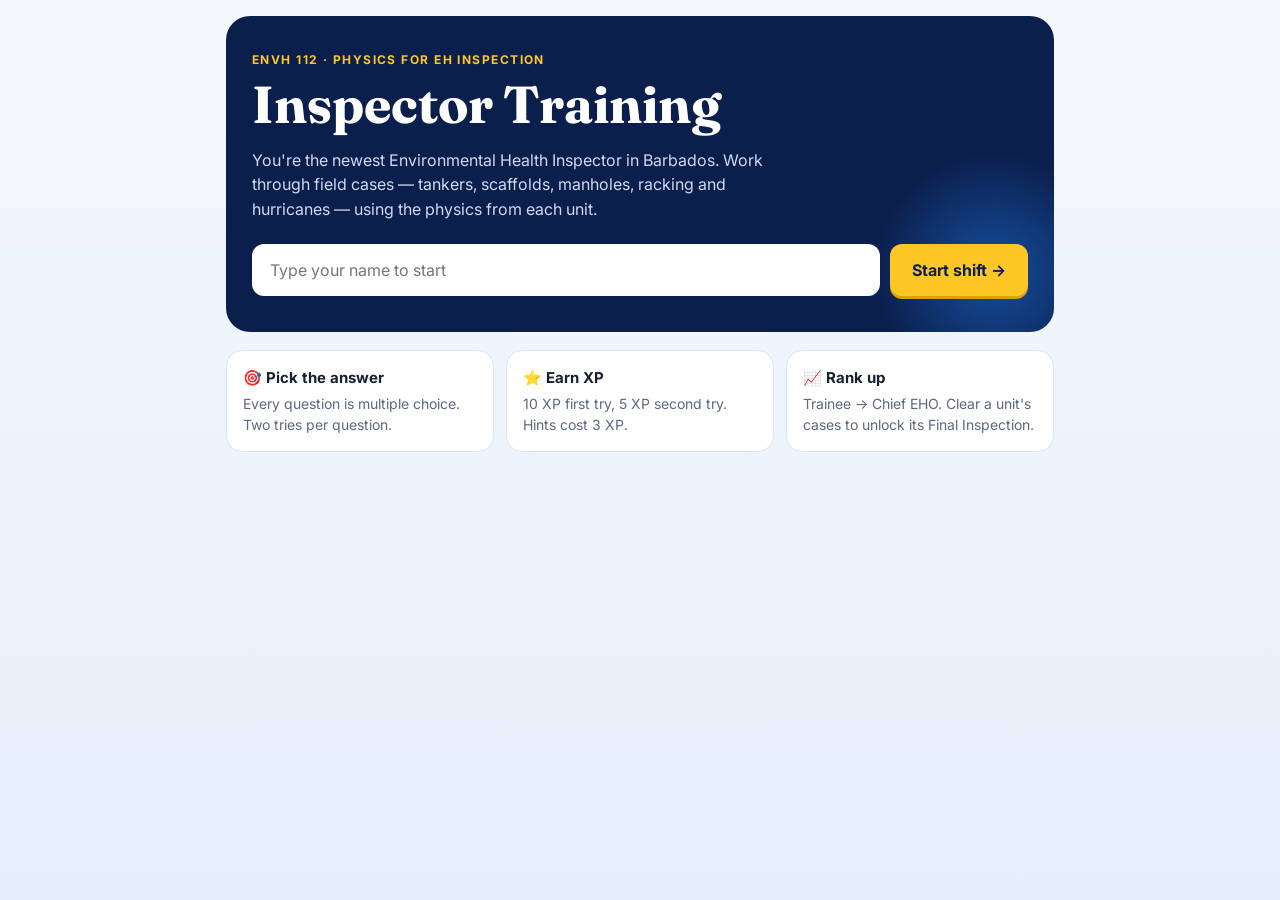
<file: index.html>
<!DOCTYPE html>
<html lang="en">
<head>
<meta charset="UTF-8">
<meta name="viewport" content="width=device-width, initial-scale=1">
<title>Inspector Training · ENVH 112</title>
<link rel="preconnect" href="https://fonts.googleapis.com">
<link href="https://fonts.googleapis.com/css2?family=Fraunces:opsz,wght@9..144,600;9..144,800&family=Inter:wght@400;500;600;700&display=swap" rel="stylesheet">
<link rel="stylesheet" href="style.css">
</head>
<body>
<div id="app"></div>
<div id="toast" class="toast"></div>
<script src="config.js"></script>
<script src="questions.js"></script>
<script src="questions-u2.js"></script>
<script src="game.js"></script>
</body>
</html>
</file>
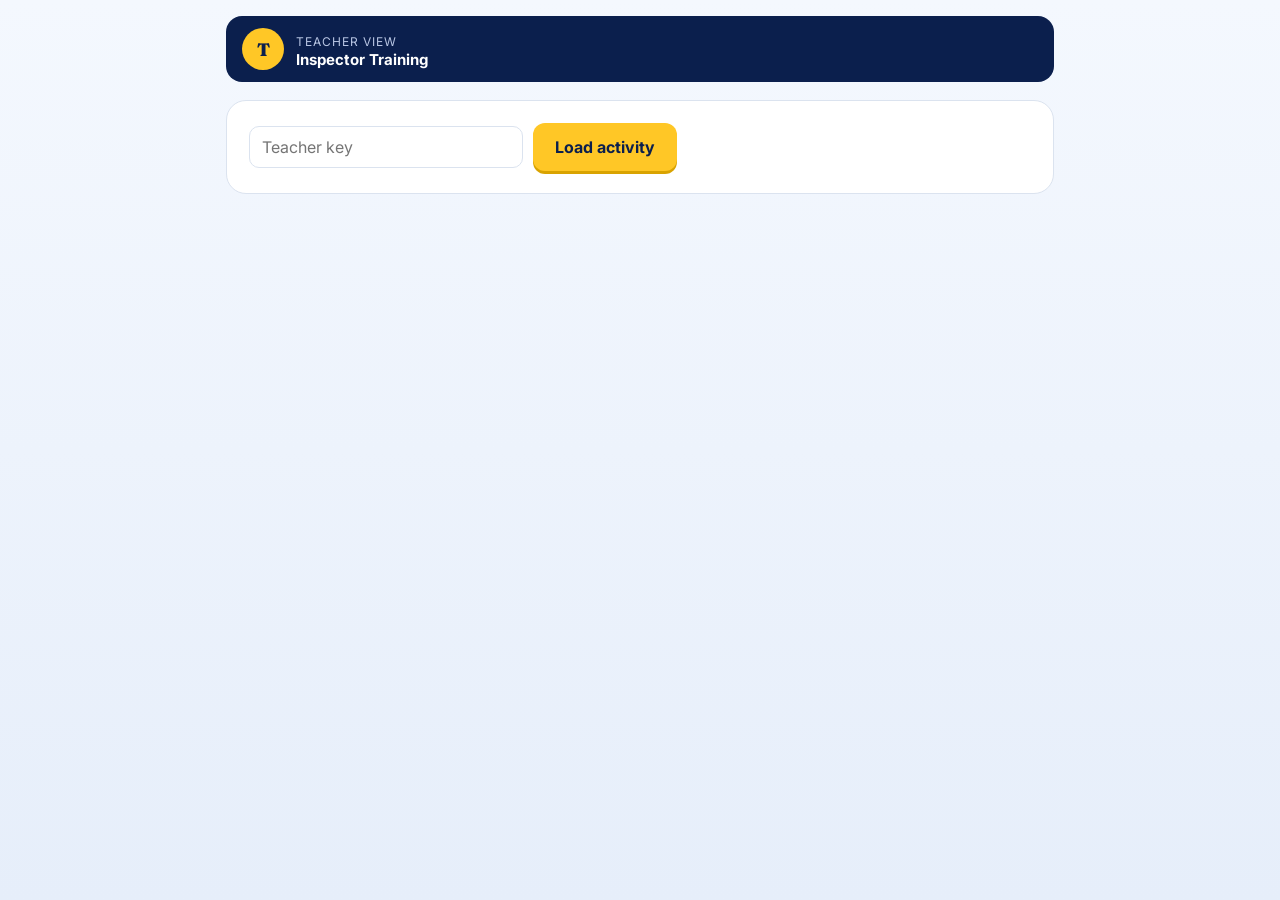
<file: teacher.html>
<!DOCTYPE html>
<html lang="en">
<head>
<meta charset="UTF-8">
<meta name="viewport" content="width=device-width, initial-scale=1">
<meta name="robots" content="noindex">
<title>Teacher view · Inspector Training</title>
<link href="https://fonts.googleapis.com/css2?family=Fraunces:opsz,wght@9..144,600;9..144,800&family=Inter:wght@400;500;600;700&display=swap" rel="stylesheet">
<link rel="stylesheet" href="style.css">
<style>
  .tiles{display:grid;grid-template-columns:repeat(auto-fit,minmax(150px,1fr));gap:10px;margin:14px 0}
  .tile{background:#fff;border:1px solid var(--line);border-radius:14px;padding:14px}
  .tile b{display:block;font-family:Fraunces,serif;font-size:26px}
  .tile span{font-size:12px;color:var(--muted)}
  table{width:100%;border-collapse:collapse;font-size:14px}
  th,td{text-align:left;padding:8px 6px;border-bottom:1px solid var(--line);vertical-align:top}
  th{font-size:12px;color:var(--muted);text-transform:uppercase;letter-spacing:.06em}
  .bar{height:8px;background:var(--line);border-radius:9px;overflow:hidden;min-width:80px}
  .bar i{display:block;height:100%}
  .panel{margin-bottom:14px}
  .panel h3{font-size:18px;margin-bottom:10px}
  .ctl{display:flex;gap:10px;flex-wrap:wrap;align-items:center}
  .ctl input,.ctl select{padding:10px 12px;border-radius:10px;border:1px solid var(--line);font:inherit}
  .ok{color:var(--ok);font-weight:600}.bad{color:var(--bad);font-weight:600}
  .muted{color:var(--muted);font-size:13px}
  .scroll{max-height:420px;overflow:auto}
</style>
</head>
<body>
<div id="app">
  <div class="topbar"><div class="badge">T</div><div class="who"><span>Teacher view</span><b>Inspector Training</b></div></div>
  <div class="panel ctl" id="ctl">
    <input id="key" placeholder="Teacher key" type="password">
    <button class="btn" id="load">Load activity</button>
    <select id="student" style="display:none"></select>
    <span class="muted" id="status"></span>
  </div>
  <div id="out"></div>
</div>
<script src="config.js"></script>
<script src="questions.js"></script>
<script src="questions-u2.js"></script>
<script>
const $ = id => document.getElementById(id);
const esc = s => String(s ?? "").replace(/[&<>"']/g, c => ({"&":"&amp;","<":"&lt;",">":"&gt;",'"':"&quot;","'":"&#39;"}[c]));
let ROWS = [];
$("key").value = localStorage.getItem("fi.teacherKey") || "";

$("load").onclick = async () => {
  if (!LOG_URL) { $("status").textContent = "Set LOG_URL in config.js first."; return; }
  const key = $("key").value.trim();
  localStorage.setItem("fi.teacherKey", key);
  $("status").textContent = "Loading…";
  try {
    const r = await fetch(LOG_URL + "?key=" + encodeURIComponent(key));
    const j = await r.json();
    if (!j.ok) throw new Error(j.error);
    ROWS = j.rows;
    const names = [...new Set(ROWS.map(r => r.student).filter(Boolean))];
    $("student").innerHTML = names.map(n => `<option>${esc(n)}</option>`).join("");
    $("student").style.display = names.length ? "" : "none";
    $("status").textContent = `${ROWS.length} events · updated ${new Date().toLocaleTimeString()}`;
    render();
  } catch (e) { $("status").textContent = "Couldn't load: " + e.message; }
};
$("student").onchange = render;

function fmtDur(s){ s=Math.round(s); const h=Math.floor(s/3600), m=Math.floor(s%3600/60); return h?`${h}h ${m}m`:`${m}m`; }
function color(p){ return p>=.9?"var(--ok)":p>=.7?"var(--gold-d)":"var(--bad)"; }

function render() {
  const who = $("student").value;
  const R = ROWS.filter(r => r.student === who);
  const ans = R.filter(r => r.event === "answer");
  const first = ans.filter(r => +r.attempt === 1);
  const firstOk = first.filter(r => +r.isCorrect === 1).length;
  const hints = R.filter(r => r.event === "hint").length;
  const sessions = new Set(R.map(r => r.session)).size;
  const timeOn = ans.reduce((n, r) => n + (+r.timeSec || 0), 0);
  const last = R.length ? new Date(R[R.length - 1].serverTime) : null;
  const xp = R.length ? Math.max(...R.map(r => +r.xp || 0)) : 0;

  // per case
  const caseRows = UNITS.flatMap(u => u.cases.map(c => ({ c, u }))).map(({ c, u }) => {
    const f = first.filter(r => r.qid.startsWith(c.id + "q")); // includes final-inspection answers
    const ok = f.filter(r => +r.isCorrect === 1).length;
    const done = R.some(r => r.event === "case_complete" && r.caseId === c.id);
    return { c, u, n: f.length, p: f.length ? ok / f.length : null, done };
  });

  // most missed
  const miss = {};
  ans.filter(r => +r.isCorrect === 0).forEach(r => {
    const m = miss[r.qid] ||= { q: r.question, n: 0, picks: {} , correct: r.correct};
    m.n++; m.picks[r.chosen] = (m.picks[r.chosen] || 0) + 1;
  });
  const missed = Object.values(miss).sort((a, b) => b.n - a.n).slice(0, 12);

  $("out").innerHTML = `
  <div class="tiles">
    <div class="tile"><b>${first.length ? Math.round(firstOk / first.length * 100) : 0}%</b><span>First-try accuracy</span></div>
    <div class="tile"><b>${first.length}</b><span>Questions attempted</span></div>
    <div class="tile"><b>${caseRows.filter(x => x.done).length}/${caseRows.length}</b><span>Cases closed</span></div>
    <div class="tile"><b>${xp}</b><span>XP</span></div>
    <div class="tile"><b>${hints}</b><span>Hints used</span></div>
    <div class="tile"><b>${fmtDur(timeOn)}</b><span>Time answering · ${sessions} sessions</span></div>
  </div>
  <p class="muted">Last active: ${last ? last.toLocaleString() : "—"}</p>

  <div class="panel"><h3>By topic (first try)</h3><table>
    <tr><th>Case</th><th>Answered</th><th>Accuracy</th><th></th></tr>
    ${UNITS.map(u => {
      const rows = caseRows.filter(x => x.u === u), a = rows.reduce((n, x) => n + x.n, 0);
      const ok = rows.reduce((n, x) => n + (x.p || 0) * x.n, 0);
      return `<tr><th colspan="4" style="padding-top:16px;color:var(--ink)">${u.icon} ${u.name} · ${u.title}
        <span class="muted" style="text-transform:none;letter-spacing:0">— ${a ? Math.round(ok / a * 100) + "% first try over " + a + " questions" : "not started"}</span></th></tr>` +
      rows.map(x => `<tr><td>${x.c.icon} ${esc(x.c.title)}<div class="muted">${esc(x.c.outcome)}</div></td>
      <td>${x.n}</td><td>${x.p === null ? "—" : Math.round(x.p * 100) + "%"}</td>
      <td style="width:30%"><div class="bar"><i style="width:${(x.p || 0) * 100}%;background:${color(x.p || 0)}"></i></div></td></tr>`).join("");
    }).join("")}
  </table></div>

  <div class="panel"><h3>Where she's going wrong</h3>
    ${missed.length ? `<table><tr><th>Question</th><th>Wrong</th><th>What she picked</th></tr>
    ${missed.map(m => `<tr><td>${esc(m.q)}<div class="muted">✔ ${esc(m.correct)}</div></td><td class="bad">${m.n}×</td>
      <td>${Object.entries(m.picks).map(([k, v]) => `${esc(k)} <span class="muted">(${v})</span>`).join("<br>")}</td></tr>`).join("")}</table>`
      : `<p class="muted">No wrong answers yet.</p>`}
  </div>

  <div class="panel"><h3>Activity timeline</h3><div class="scroll"><table>
    <tr><th>When</th><th>Event</th><th>Detail</th></tr>
    ${R.slice().reverse().slice(0, 300).map(r => `<tr><td class="muted">${new Date(r.serverTime).toLocaleString()}</td>
      <td>${esc(r.event)}</td><td>${r.event === "answer"
        ? `<span class="${+r.isCorrect ? "ok" : "bad"}">${+r.isCorrect ? "✔" : "✘"}</span> ${esc(r.question)}<div class="muted">picked “${esc(r.chosen)}” · try ${r.attempt}${+r.hint ? " · hint" : ""} · ${r.timeSec}s</div>`
        : esc([r.caseTitle, r.detail].filter(Boolean).join(" — "))}</td></tr>`).join("")}
  </table></div></div>`;
}
</script>
</body>
</html>
</file>
<file: style.css>
:root{
  --navy:#0b1f4d; --blue:#00267f; --sea:#1d6fd6; --sky:#e9f1fc;
  --gold:#ffc726; --gold-d:#d9a300; --ink:#152033; --muted:#5b6880;
  --ok:#16a34a; --ok-bg:#e8f7ee; --bad:#dc2626; --bad-bg:#fdecec;
  --card:#ffffff; --line:#dbe3ef; --radius:16px;
}
*{box-sizing:border-box}
html,body{margin:0;padding:0}
body{
  font-family:Inter,system-ui,sans-serif;color:var(--ink);
  background:linear-gradient(180deg,#f4f8fe 0%,#e6eefa 100%);min-height:100vh;
}
h1,h2,h3{font-family:Fraunces,Georgia,serif;margin:0}
button{font:inherit;cursor:pointer;border:0}
#app{max-width:860px;margin:0 auto;padding:16px 16px 60px}

/* top bar */
.topbar{display:flex;align-items:center;gap:12px;background:var(--navy);color:#fff;
  border-radius:var(--radius);padding:12px 16px;margin-bottom:18px;flex-wrap:wrap}
.badge{width:42px;height:42px;border-radius:50%;background:var(--gold);color:var(--navy);
  display:grid;place-items:center;font-weight:800;font-family:Fraunces,serif;font-size:18px;flex:none}
.who{flex:1;min-width:140px}
.who b{display:block;font-size:15px}
.who span{font-size:12px;color:#b9c6e4;text-transform:uppercase;letter-spacing:.08em}
.xpwrap{flex:1 1 200px}
.xpbar{height:10px;border-radius:99px;background:#24366b;overflow:hidden}
.xpbar i{display:block;height:100%;background:var(--gold);transition:width .6s}
.xptext{font-size:12px;color:#b9c6e4;margin-top:4px;display:flex;justify-content:space-between}
.iconbtn{background:#24366b;color:#fff;border-radius:10px;padding:8px 12px;font-size:13px}

/* welcome */
.hero{background:var(--navy);color:#fff;border-radius:24px;padding:36px 26px;position:relative;overflow:hidden}
.hero:after{content:"";position:absolute;right:-60px;bottom:-60px;width:240px;height:240px;border-radius:50%;
  background:radial-gradient(circle,var(--sea) 0%,transparent 70%);opacity:.6}
.hero .kicker{color:var(--gold);font-weight:700;letter-spacing:.12em;font-size:12px;text-transform:uppercase}
.hero h1{font-size:clamp(32px,7vw,52px);line-height:1.05;margin:10px 0 12px}
.hero p{color:#cfdaf2;max-width:520px;line-height:1.55}
.namebox{margin-top:22px;display:flex;gap:10px;flex-wrap:wrap;position:relative;z-index:1}
.namebox input{flex:1 1 220px;padding:14px 16px;border-radius:12px;border:2px solid transparent;font:inherit;font-size:16px}
.namebox input:focus{outline:none;border-color:var(--gold)}
.btn{background:var(--gold);color:var(--navy);font-weight:700;padding:14px 22px;border-radius:12px;
  box-shadow:0 3px 0 var(--gold-d);transition:transform .08s}
.btn:active{transform:translateY(2px);box-shadow:0 1px 0 var(--gold-d)}
.btn.secondary{background:#fff;color:var(--navy);box-shadow:0 3px 0 var(--line)}
.btn:disabled{opacity:.5;cursor:not-allowed}
.howto{display:grid;grid-template-columns:repeat(auto-fit,minmax(180px,1fr));gap:12px;margin-top:18px}
.howto div{background:var(--card);border-radius:var(--radius);padding:16px;border:1px solid var(--line);font-size:14px;color:var(--muted);line-height:1.5}
.howto b{display:block;color:var(--ink);margin-bottom:4px;font-size:15px}

/* map */
.sectionhead{display:flex;justify-content:space-between;align-items:end;margin:6px 2px 12px}
.sectionhead h2{font-size:24px}
.sectionhead small{color:var(--muted)}
.grid{display:grid;grid-template-columns:repeat(auto-fill,minmax(240px,1fr));gap:12px}
.case{background:var(--card);border:1px solid var(--line);border-radius:var(--radius);padding:16px;text-align:left;
  display:flex;flex-direction:column;gap:6px;position:relative;transition:transform .15s,box-shadow .15s}
.case:hover:not(.locked){transform:translateY(-2px);box-shadow:0 8px 20px rgba(11,31,77,.1)}
.case .num{font-size:11px;font-weight:700;color:var(--sea);letter-spacing:.1em;text-transform:uppercase}
.case .ic{font-size:28px}
.case h3{font-size:18px}
.case .pl{font-size:13px;color:var(--muted)}
.case .stars{font-size:16px;letter-spacing:2px;color:var(--gold-d);margin-top:auto}
.case.locked{opacity:.5;cursor:not-allowed}
.case.locked:after{content:"🔒";position:absolute;top:14px;right:14px}
.case.final{background:var(--navy);color:#fff;border-color:var(--navy)}
.case.final .pl{color:#b9c6e4}.case.final .num{color:var(--gold)}

/* play */
.playhead{display:flex;align-items:center;gap:10px;margin-bottom:12px}
.playhead h2{font-size:20px;flex:1}
.dots{display:flex;gap:5px;flex-wrap:wrap;margin-bottom:14px}
.dots i{width:22px;height:6px;border-radius:9px;background:var(--line)}
.dots i.ok{background:var(--ok)}.dots i.bad{background:var(--bad)}.dots i.now{background:var(--sea)}
.panel{background:var(--card);border:1px solid var(--line);border-radius:20px;padding:22px}
.brief{background:var(--sky);border-left:4px solid var(--sea);border-radius:12px;padding:14px 16px;margin-bottom:16px;font-size:15px;line-height:1.5}
.brief b{display:block;font-size:12px;text-transform:uppercase;letter-spacing:.1em;color:var(--sea);margin-bottom:4px}
.qtag{display:inline-block;font-size:11px;font-weight:700;letter-spacing:.1em;text-transform:uppercase;
  padding:4px 8px;border-radius:6px;background:var(--sky);color:var(--blue);margin-bottom:10px}
.qtag.calc{background:#fff4d1;color:#8a6300}
.question{font-size:20px;line-height:1.4;font-weight:600;margin:0 0 18px}
.options{display:grid;gap:10px}
.opt{display:flex;gap:12px;align-items:flex-start;text-align:left;background:#fff;border:2px solid var(--line);
  border-radius:14px;padding:14px 16px;font-size:16px;line-height:1.4;transition:border-color .15s,background .15s}
.opt:hover:not(:disabled){border-color:var(--sea);background:#f7faff}
.opt .k{flex:none;width:28px;height:28px;border-radius:8px;background:var(--sky);color:var(--blue);display:grid;place-items:center;font-weight:700;font-size:14px}
.opt.ok{border-color:var(--ok);background:var(--ok-bg)}.opt.ok .k{background:var(--ok);color:#fff}
.opt.bad{border-color:var(--bad);background:var(--bad-bg)}.opt.bad .k{background:var(--bad);color:#fff}
.opt:disabled{cursor:default}
.opt.dim{opacity:.5}
.tools{display:flex;justify-content:space-between;align-items:center;margin-top:16px;gap:10px;flex-wrap:wrap}
.hintbtn{background:none;color:var(--sea);font-weight:600;padding:8px 0}
.hintbox{background:#fff8e1;border-radius:12px;padding:12px 14px;margin-top:14px;font-size:15px}
.feedback{border-radius:14px;padding:14px 16px;margin-top:16px;font-size:15px;line-height:1.5}
.feedback.ok{background:var(--ok-bg);color:#14532d}
.feedback.bad{background:var(--bad-bg);color:#7f1d1d}
.feedback.retry{background:#fff4d1;color:#713f12}
.feedback b{display:block;font-size:16px;margin-bottom:2px}

/* results */
.result{text-align:center;padding:30px 20px}
.bigstars{font-size:48px;letter-spacing:6px;color:var(--gold-d);margin:12px 0}
.stats{display:flex;justify-content:center;gap:12px;flex-wrap:wrap;margin:16px 0 22px}
.stat{background:var(--sky);border-radius:12px;padding:12px 18px;min-width:110px}
.stat b{display:block;font-size:24px;font-family:Fraunces,serif}
.stat span{font-size:12px;color:var(--muted)}
.review{text-align:left;margin-top:18px}
.review h3{font-size:17px;margin-bottom:8px}
.review li{margin-bottom:10px;font-size:14px;line-height:1.45}
.row{display:flex;gap:10px;justify-content:center;flex-wrap:wrap}

.toast{position:fixed;left:50%;bottom:24px;transform:translateX(-50%) translateY(120px);background:var(--navy);color:#fff;
  padding:12px 18px;border-radius:12px;font-weight:600;transition:transform .3s;z-index:9;visibility:hidden}
.toast.show{transform:translateX(-50%) translateY(0);visibility:visible}
@keyframes pop{0%{transform:scale(.9);opacity:0}100%{transform:scale(1);opacity:1}}
.pop{animation:pop .25s ease-out}
@media (max-width:520px){.question{font-size:18px}.panel{padding:16px}}

/* unit tabs */
.unittabs{display:grid;grid-template-columns:repeat(auto-fit,minmax(200px,1fr));gap:10px;margin-bottom:18px}
.unittab{display:flex;gap:12px;align-items:center;text-align:left;background:var(--card);border:2px solid var(--line);
  border-radius:var(--radius);padding:12px 14px;transition:border-color .15s}
.unittab .ui{font-size:28px}
.unittab small{display:block;font-size:11px;font-weight:700;letter-spacing:.1em;text-transform:uppercase;color:var(--sea)}
.unittab b{display:block;font-family:Fraunces,serif;font-size:19px}
.unittab em{font-style:normal;font-size:12px;color:var(--muted)}
.unittab.on{border-color:var(--blue);background:var(--sky)}
/* graphs in questions */
.figure{background:#fff;border:1px solid var(--line);border-radius:12px;padding:8px;margin:-6px 0 16px}
.figure svg{display:block;width:100%;max-width:440px;height:auto;margin:0 auto}
</file>
